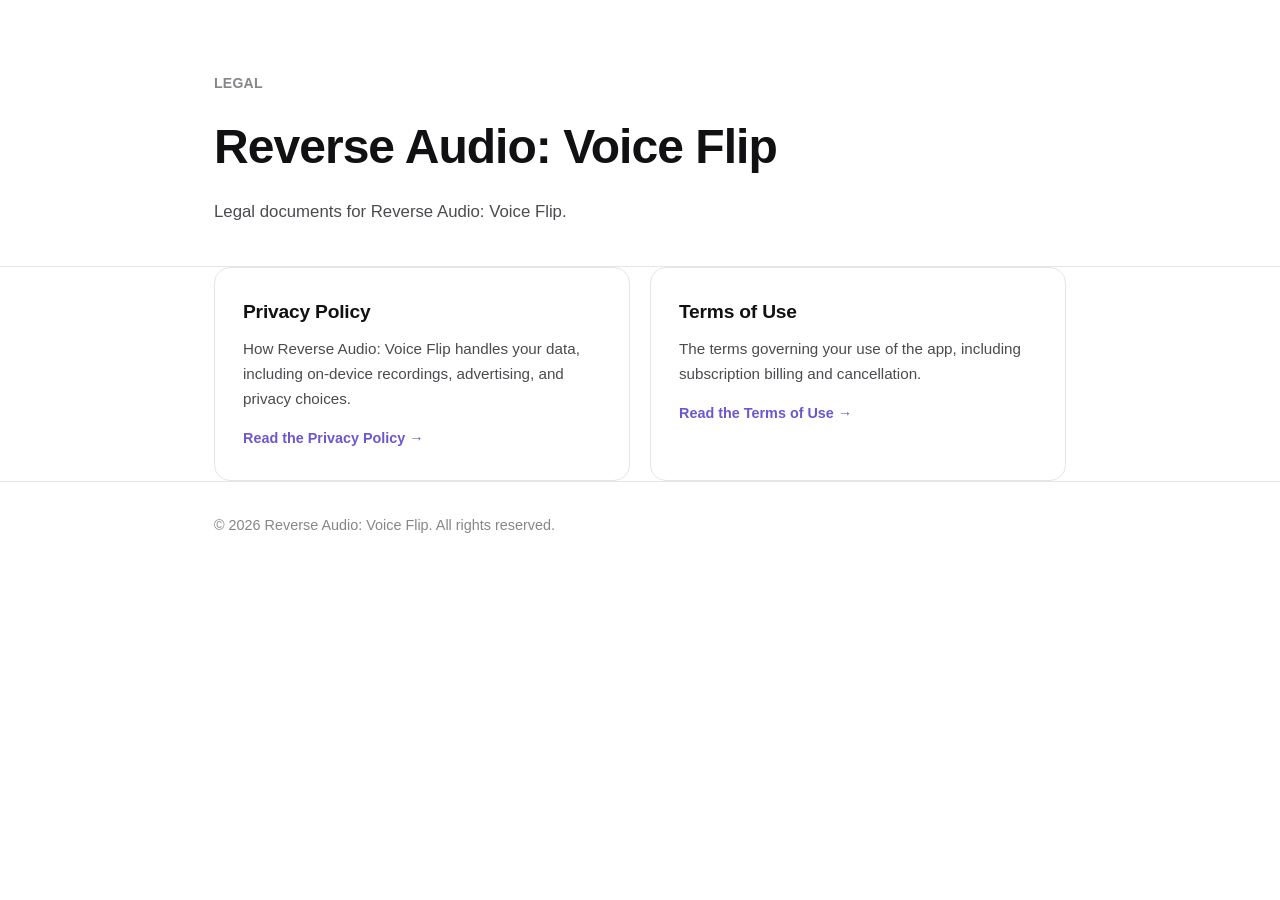
<file: index.html>
<!DOCTYPE html>
<html lang="en">
<head>
  <meta charset="UTF-8">
  <meta name="viewport" content="width=device-width, initial-scale=1.0">
  <title>Reverse Audio: Voice Flip — Legal</title>
  <meta name="description" content="Legal documents for Reverse Audio: Voice Flip, including the Privacy Policy and Terms of Use.">
  <meta name="robots" content="index, follow">
  <link rel="canonical" href="https://eebconsultancy.github.io/reverse-audio-voice-flip-legal/">
  <meta property="og:title" content="Reverse Audio: Voice Flip — Legal">
  <meta property="og:description" content="Legal documents for Reverse Audio: Voice Flip, including the Privacy Policy and Terms of Use.">
  <meta property="og:type" content="website">
  <link rel="stylesheet" href="styles.css">
</head>
<body>
  <header class="site-header">
    <div class="container">
      <p class="eyebrow">Legal</p>
      <h1>Reverse Audio: Voice Flip</h1>
      <p class="subtitle">Legal documents for Reverse Audio: Voice Flip.</p>
    </div>
  </header>

  <main class="container">
    <section id="documents" aria-labelledby="documents-heading">
      <h2 id="documents-heading" class="visually-hidden">Legal Documents</h2>
      <nav class="card-grid" aria-label="Legal documents">
        <a class="card-link" href="privacy.html">
          <h2>Privacy Policy</h2>
          <p>How Reverse Audio: Voice Flip handles your data, including on-device recordings, advertising, and privacy choices.</p>
          <span class="card-arrow">Read the Privacy Policy →</span>
        </a>
        <a class="card-link" href="terms.html">
          <h2>Terms of Use</h2>
          <p>The terms governing your use of the app, including subscription billing and cancellation.</p>
          <span class="card-arrow">Read the Terms of Use →</span>
        </a>
      </nav>
    </section>
  </main>

  <footer class="site-footer">
    <div class="container">
      <p>&copy; 2026 Reverse Audio: Voice Flip. All rights reserved.</p>
    </div>
  </footer>
</body>
</html>
</file>
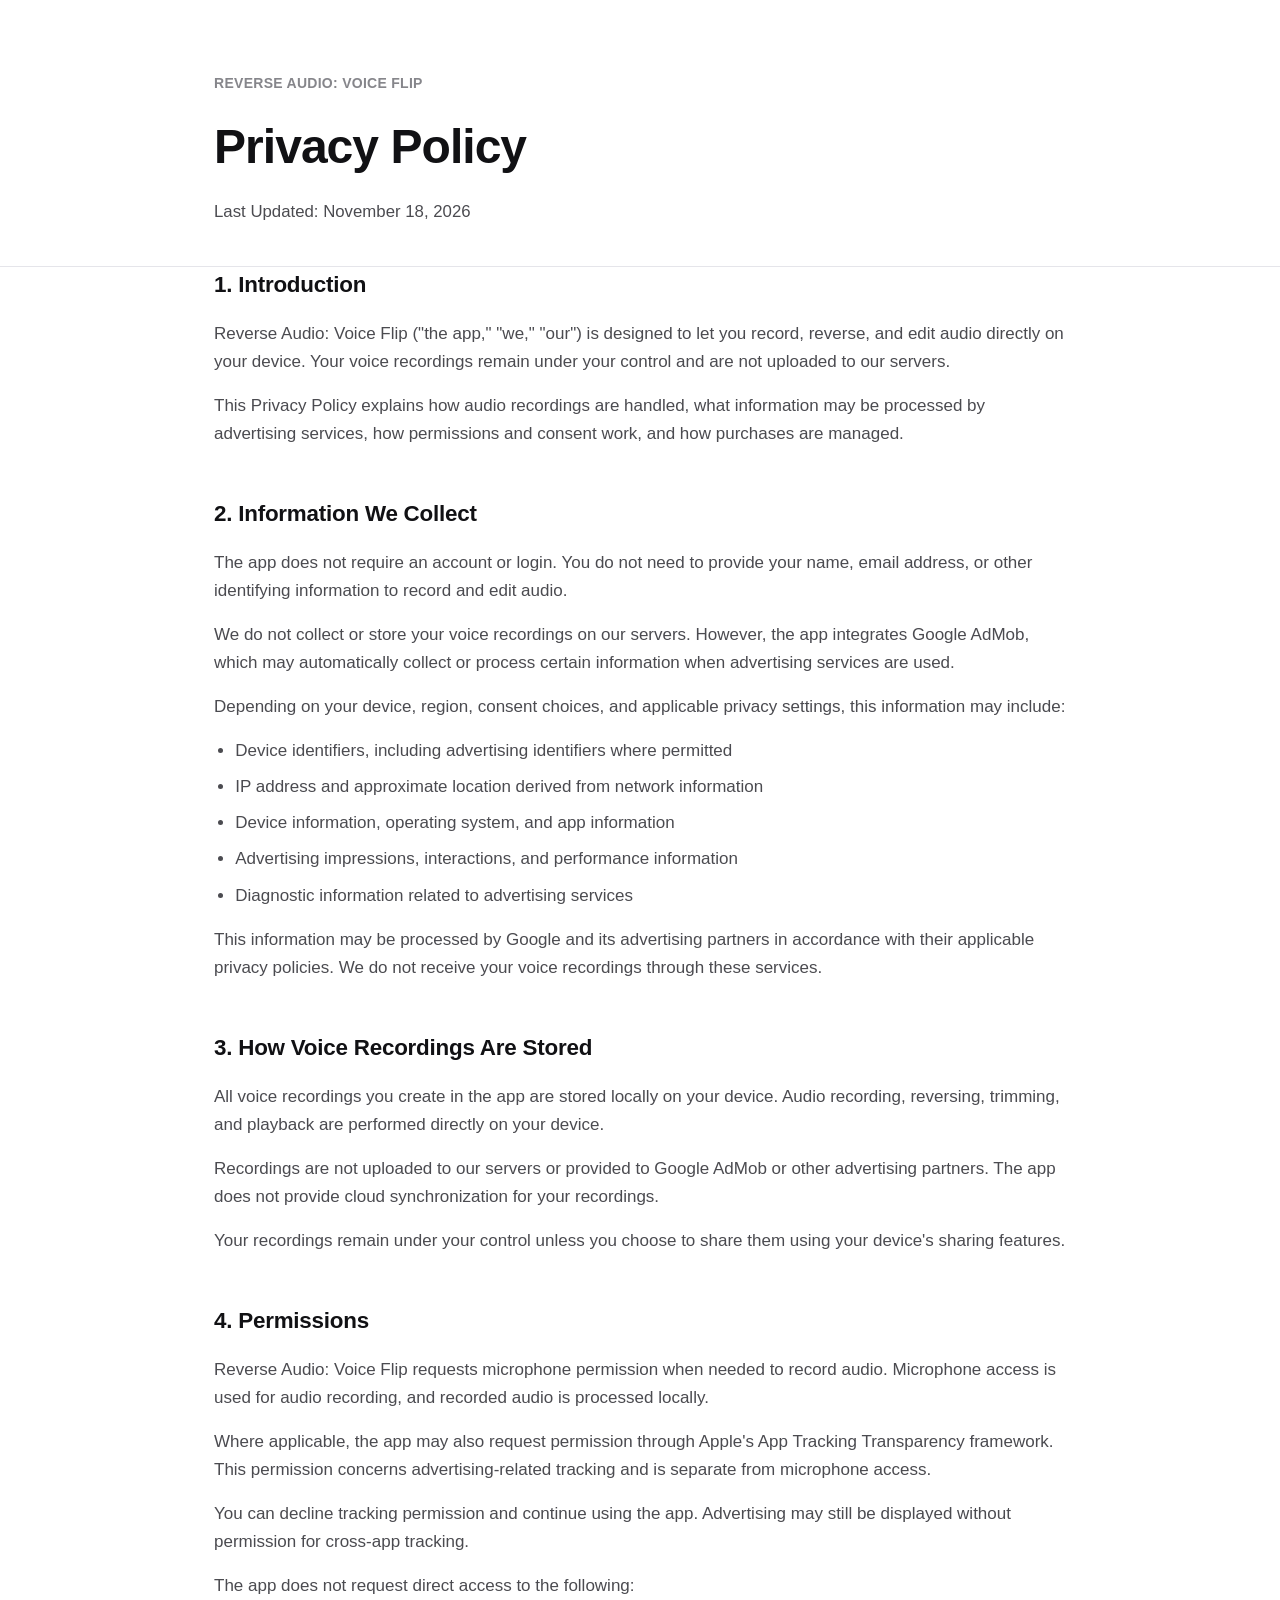
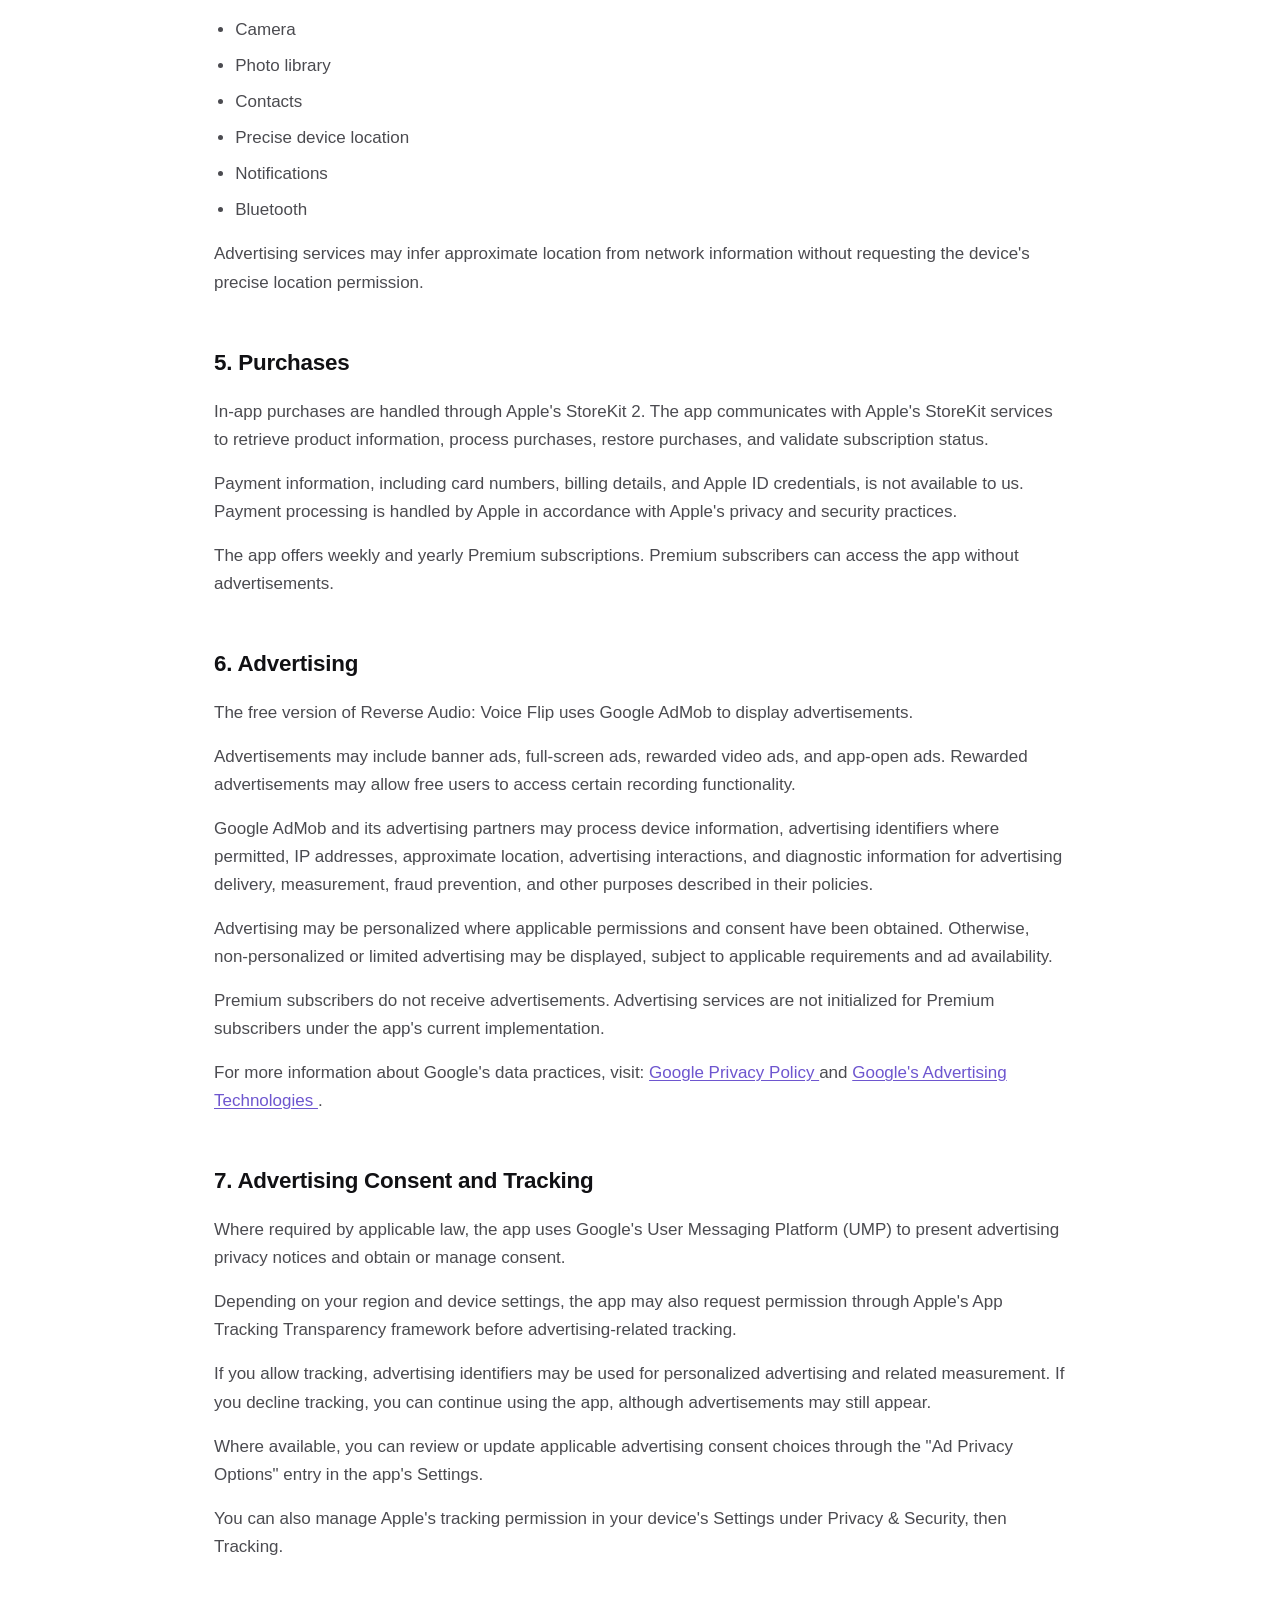
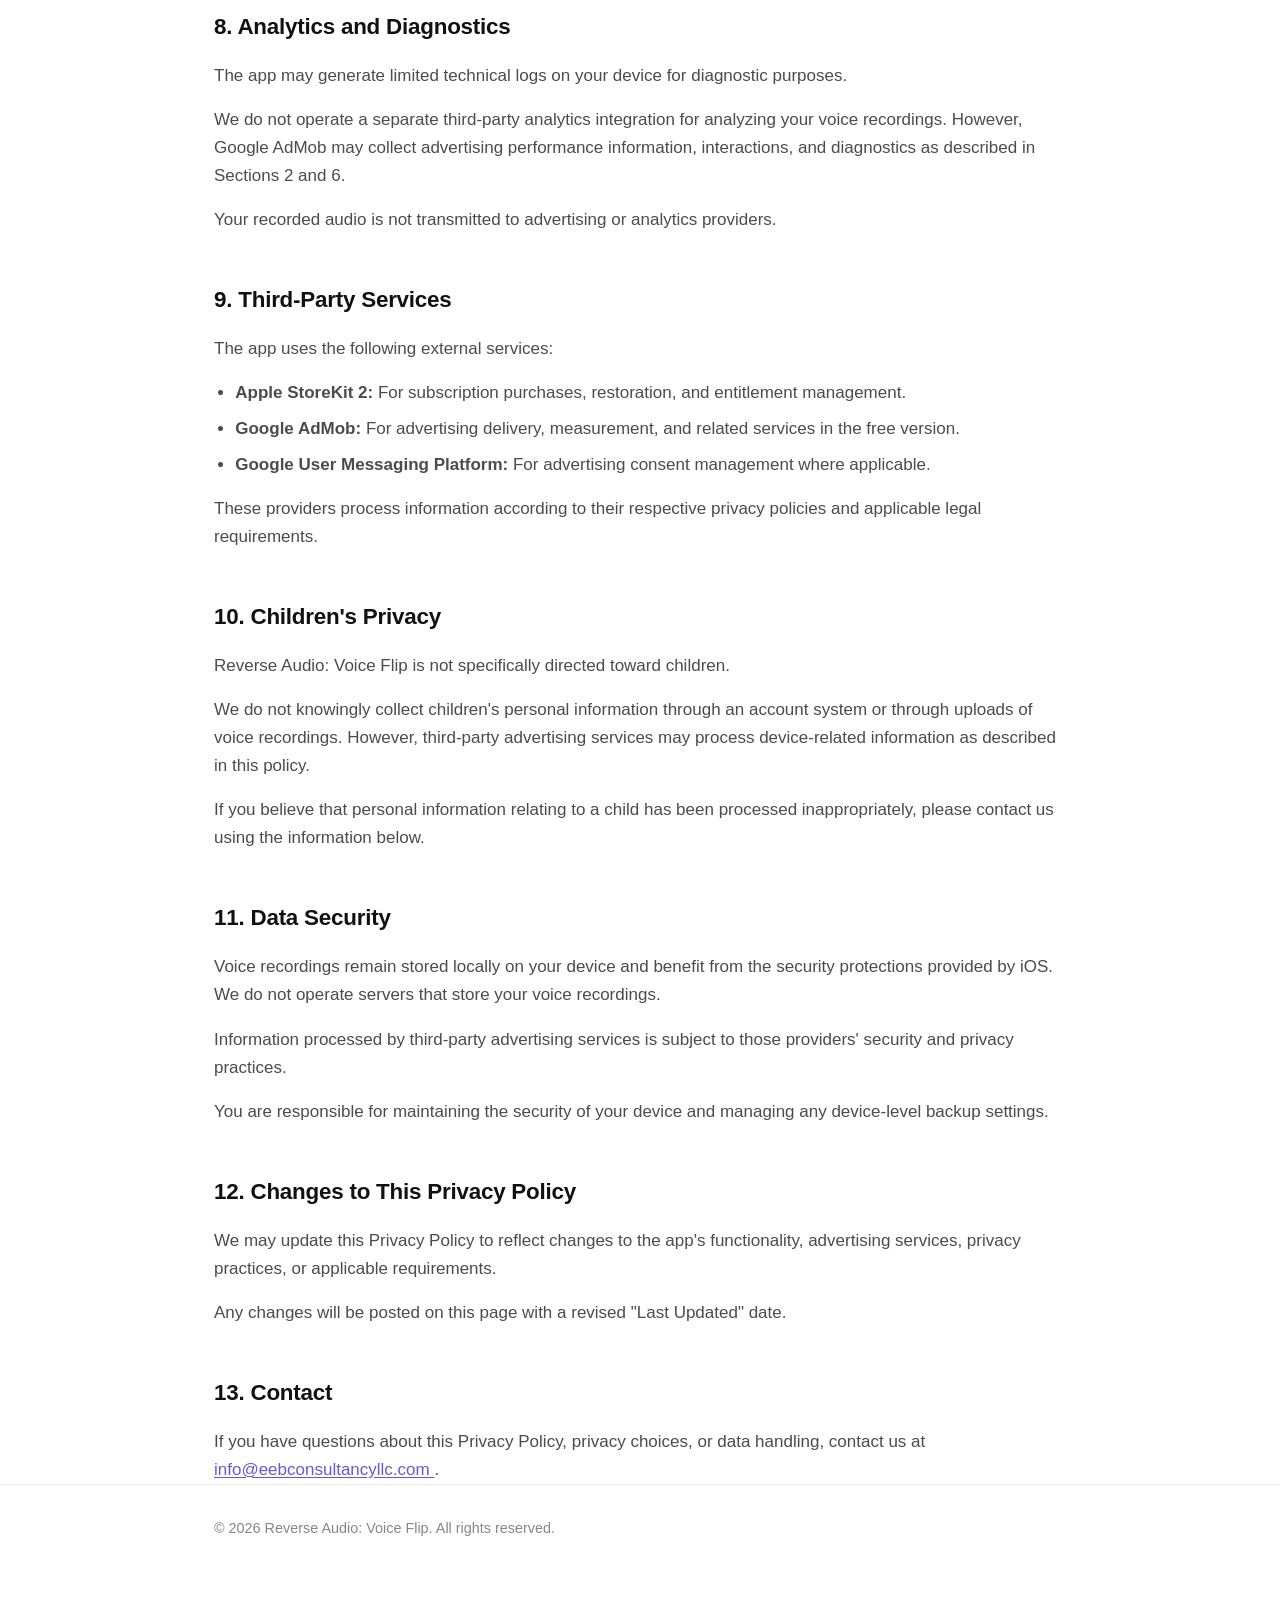
<file: privacy.html>
<!DOCTYPE html>
<html lang="en">
<head>
  <meta charset="UTF-8">
  <meta name="viewport" content="width=device-width, initial-scale=1.0">

  <title>Privacy Policy — Reverse Audio: Voice Flip</title>

  <meta
    name="description"
    content="Privacy Policy for Reverse Audio: Voice Flip. Learn about on-device audio processing, Google AdMob advertising, consent, and data privacy."
  >

  <meta name="robots" content="index, follow">

  <link
    rel="canonical"
    href="https://eebconsultancy.github.io/reverse-audio-voice-flip-legal/privacy.html"
  >

  <meta
    property="og:title"
    content="Privacy Policy — Reverse Audio: Voice Flip"
  >

  <meta
    property="og:description"
    content="Learn how Reverse Audio: Voice Flip protects your recordings and handles advertising, consent, and privacy."
  >

  <meta property="og:type" content="website">

  <link rel="stylesheet" href="styles.css">
</head>

<body>

  <header class="site-header">
    <div class="container">
      <p class="eyebrow">Reverse Audio: Voice Flip</p>
      <h1>Privacy Policy</h1>
      <p class="subtitle">Last Updated: November 18, 2026</p>
    </div>
  </header>

  <main class="container">

    <section id="introduction" aria-labelledby="introduction-heading">
      <h2 id="introduction-heading">1. Introduction</h2>

      <p>
        Reverse Audio: Voice Flip ("the app," "we," "our") is designed
        to let you record, reverse, and edit audio directly on your device.
        Your voice recordings remain under your control and are not
        uploaded to our servers.
      </p>

      <p>
        This Privacy Policy explains how audio recordings are handled,
        what information may be processed by advertising services,
        how permissions and consent work, and how purchases are managed.
      </p>
    </section>

    <section id="information-we-collect" aria-labelledby="information-we-collect-heading">
      <h2 id="information-we-collect-heading">2. Information We Collect</h2>

      <p>
        The app does not require an account or login. You do not need
        to provide your name, email address, or other identifying
        information to record and edit audio.
      </p>

      <p>
        We do not collect or store your voice recordings on our servers.
        However, the app integrates Google AdMob, which may automatically
        collect or process certain information when advertising services
        are used.
      </p>

      <p>
        Depending on your device, region, consent choices, and applicable
        privacy settings, this information may include:
      </p>

      <ul>
        <li>Device identifiers, including advertising identifiers where permitted</li>
        <li>IP address and approximate location derived from network information</li>
        <li>Device information, operating system, and app information</li>
        <li>Advertising impressions, interactions, and performance information</li>
        <li>Diagnostic information related to advertising services</li>
      </ul>

      <p>
        This information may be processed by Google and its advertising
        partners in accordance with their applicable privacy policies.
        We do not receive your voice recordings through these services.
      </p>
    </section>

    <section id="voice-recordings" aria-labelledby="voice-recordings-heading">
      <h2 id="voice-recordings-heading">3. How Voice Recordings Are Stored</h2>

      <p>
        All voice recordings you create in the app are stored locally
        on your device. Audio recording, reversing, trimming, and
        playback are performed directly on your device.
      </p>

      <p>
        Recordings are not uploaded to our servers or provided to
        Google AdMob or other advertising partners. The app does not
        provide cloud synchronization for your recordings.
      </p>

      <p>
        Your recordings remain under your control unless you choose
        to share them using your device's sharing features.
      </p>
    </section>

    <section id="permissions" aria-labelledby="permissions-heading">
      <h2 id="permissions-heading">4. Permissions</h2>

      <p>
        Reverse Audio: Voice Flip requests microphone permission
        when needed to record audio. Microphone access is used
        for audio recording, and recorded audio is processed locally.
      </p>

      <p>
        Where applicable, the app may also request permission through
        Apple's App Tracking Transparency framework. This permission
        concerns advertising-related tracking and is separate from
        microphone access.
      </p>

      <p>
        You can decline tracking permission and continue using the app.
        Advertising may still be displayed without permission for
        cross-app tracking.
      </p>

      <p>
        The app does not request direct access to the following:
      </p>

      <ul>
        <li>Camera</li>
        <li>Photo library</li>
        <li>Contacts</li>
        <li>Precise device location</li>
        <li>Notifications</li>
        <li>Bluetooth</li>
      </ul>

      <p>
        Advertising services may infer approximate location from
        network information without requesting the device's
        precise location permission.
      </p>
    </section>

    <section id="purchases" aria-labelledby="purchases-heading">
      <h2 id="purchases-heading">5. Purchases</h2>

      <p>
        In-app purchases are handled through Apple's StoreKit 2.
        The app communicates with Apple's StoreKit services to
        retrieve product information, process purchases, restore
        purchases, and validate subscription status.
      </p>

      <p>
        Payment information, including card numbers, billing details,
        and Apple ID credentials, is not available to us.
        Payment processing is handled by Apple in accordance with
        Apple's privacy and security practices.
      </p>

      <p>
        The app offers weekly and yearly Premium subscriptions.
        Premium subscribers can access the app without advertisements.
      </p>
    </section>

    <section id="advertising" aria-labelledby="advertising-heading">
      <h2 id="advertising-heading">6. Advertising</h2>

      <p>
        The free version of Reverse Audio: Voice Flip uses
        Google AdMob to display advertisements.
      </p>

      <p>
        Advertisements may include banner ads, full-screen ads,
        rewarded video ads, and app-open ads.
        Rewarded advertisements may allow free users to access
        certain recording functionality.
      </p>

      <p>
        Google AdMob and its advertising partners may process
        device information, advertising identifiers where permitted,
        IP addresses, approximate location, advertising interactions,
        and diagnostic information for advertising delivery,
        measurement, fraud prevention, and other purposes
        described in their policies.
      </p>

      <p>
        Advertising may be personalized where applicable permissions
        and consent have been obtained. Otherwise, non-personalized
        or limited advertising may be displayed, subject to
        applicable requirements and ad availability.
      </p>

      <p>
        Premium subscribers do not receive advertisements.
        Advertising services are not initialized for Premium
        subscribers under the app's current implementation.
      </p>

      <p>
        For more information about Google's data practices, visit:
        <a href="https://policies.google.com/privacy"
           target="_blank" rel="noopener noreferrer">
          Google Privacy Policy
        </a>
        and
        <a href="https://policies.google.com/technologies/ads"
           target="_blank" rel="noopener noreferrer">
          Google's Advertising Technologies
        </a>.
      </p>
    </section>

    <section id="consent" aria-labelledby="consent-heading">
      <h2 id="consent-heading">7. Advertising Consent and Tracking</h2>

      <p>
        Where required by applicable law, the app uses Google's
        User Messaging Platform (UMP) to present advertising
        privacy notices and obtain or manage consent.
      </p>

      <p>
        Depending on your region and device settings, the app
        may also request permission through Apple's App Tracking
        Transparency framework before advertising-related tracking.
      </p>

      <p>
        If you allow tracking, advertising identifiers may be used
        for personalized advertising and related measurement.
        If you decline tracking, you can continue using the app,
        although advertisements may still appear.
      </p>

      <p>
        Where available, you can review or update applicable
        advertising consent choices through the
        "Ad Privacy Options" entry in the app's Settings.
      </p>

      <p>
        You can also manage Apple's tracking permission in
        your device's Settings under Privacy &amp; Security,
        then Tracking.
      </p>
    </section>

    <section id="analytics" aria-labelledby="analytics-heading">
      <h2 id="analytics-heading">8. Analytics and Diagnostics</h2>

      <p>
        The app may generate limited technical logs on your
        device for diagnostic purposes.
      </p>

      <p>
        We do not operate a separate third-party analytics
        integration for analyzing your voice recordings.
        However, Google AdMob may collect advertising performance
        information, interactions, and diagnostics as described
        in Sections 2 and 6.
      </p>

      <p>
        Your recorded audio is not transmitted to advertising
        or analytics providers.
      </p>
    </section>

    <section id="third-party-services" aria-labelledby="third-party-services-heading">
      <h2 id="third-party-services-heading">9. Third-Party Services</h2>

      <p>
        The app uses the following external services:
      </p>

      <ul>
        <li>
          <strong>Apple StoreKit 2:</strong>
          For subscription purchases, restoration, and entitlement management.
        </li>
        <li>
          <strong>Google AdMob:</strong>
          For advertising delivery, measurement, and related services
          in the free version.
        </li>
        <li>
          <strong>Google User Messaging Platform:</strong>
          For advertising consent management where applicable.
        </li>
      </ul>

      <p>
        These providers process information according to their
        respective privacy policies and applicable legal requirements.
      </p>
    </section>

    <section id="childrens-privacy" aria-labelledby="childrens-privacy-heading">
      <h2 id="childrens-privacy-heading">10. Children's Privacy</h2>

      <p>
        Reverse Audio: Voice Flip is not specifically directed
        toward children.
      </p>

      <p>
        We do not knowingly collect children's personal information
        through an account system or through uploads of voice recordings.
        However, third-party advertising services may process
        device-related information as described in this policy.
      </p>

      <p>
        If you believe that personal information relating to a child
        has been processed inappropriately, please contact us
        using the information below.
      </p>
    </section>

    <section id="data-security" aria-labelledby="data-security-heading">
      <h2 id="data-security-heading">11. Data Security</h2>

      <p>
        Voice recordings remain stored locally on your device
        and benefit from the security protections provided by iOS.
        We do not operate servers that store your voice recordings.
      </p>

      <p>
        Information processed by third-party advertising services
        is subject to those providers' security and privacy practices.
      </p>

      <p>
        You are responsible for maintaining the security of your
        device and managing any device-level backup settings.
      </p>
    </section>

    <section id="changes" aria-labelledby="changes-heading">
      <h2 id="changes-heading">12. Changes to This Privacy Policy</h2>

      <p>
        We may update this Privacy Policy to reflect changes
        to the app's functionality, advertising services,
        privacy practices, or applicable requirements.
      </p>

      <p>
        Any changes will be posted on this page with a revised
        "Last Updated" date.
      </p>
    </section>

    <section id="contact" aria-labelledby="contact-heading">
      <h2 id="contact-heading">13. Contact</h2>

      <p>
        If you have questions about this Privacy Policy,
        privacy choices, or data handling, contact us at
        <a href="mailto:info@eebconsultancyllc.com">
          info@eebconsultancyllc.com
        </a>.
      </p>
    </section>

  </main>

  <footer class="site-footer">
    <div class="container">
      <p>&copy; 2026 Reverse Audio: Voice Flip. All rights reserved.</p>
    </div>
  </footer>

</body>
</html>
</file>
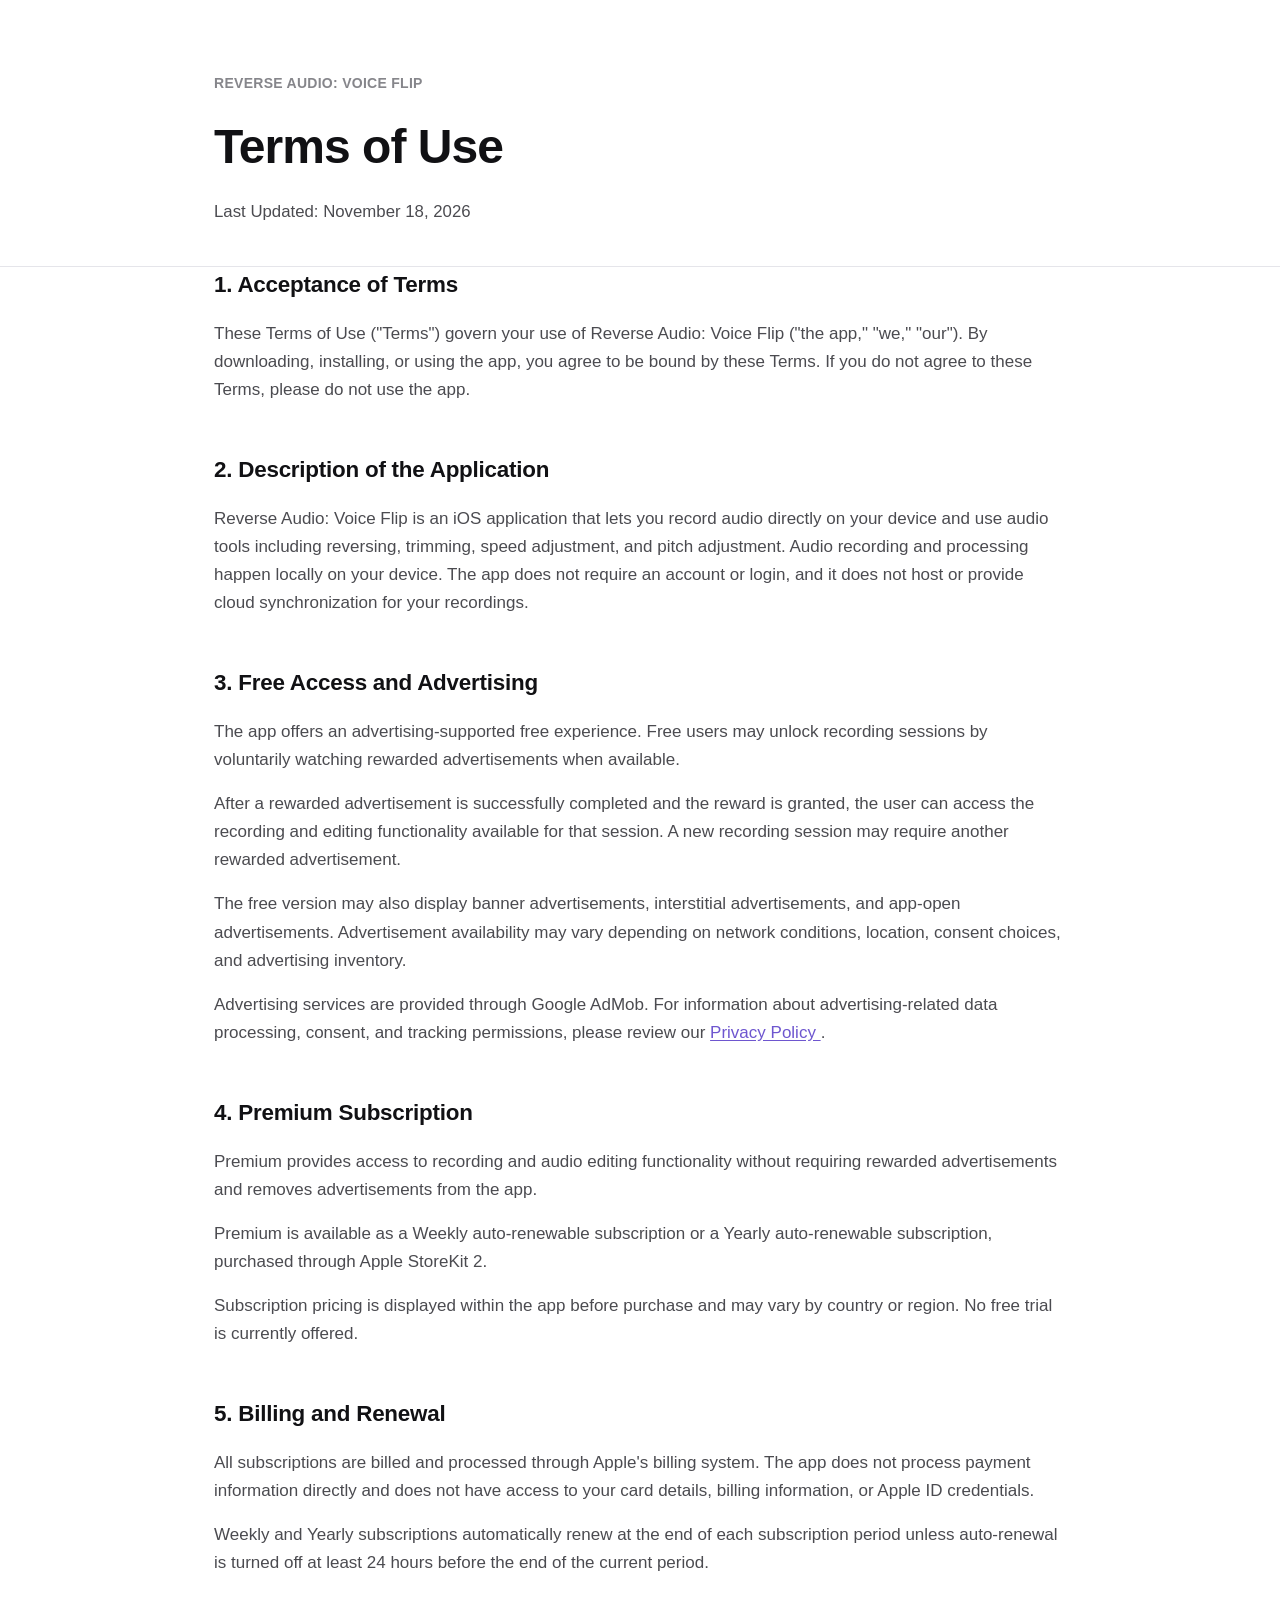
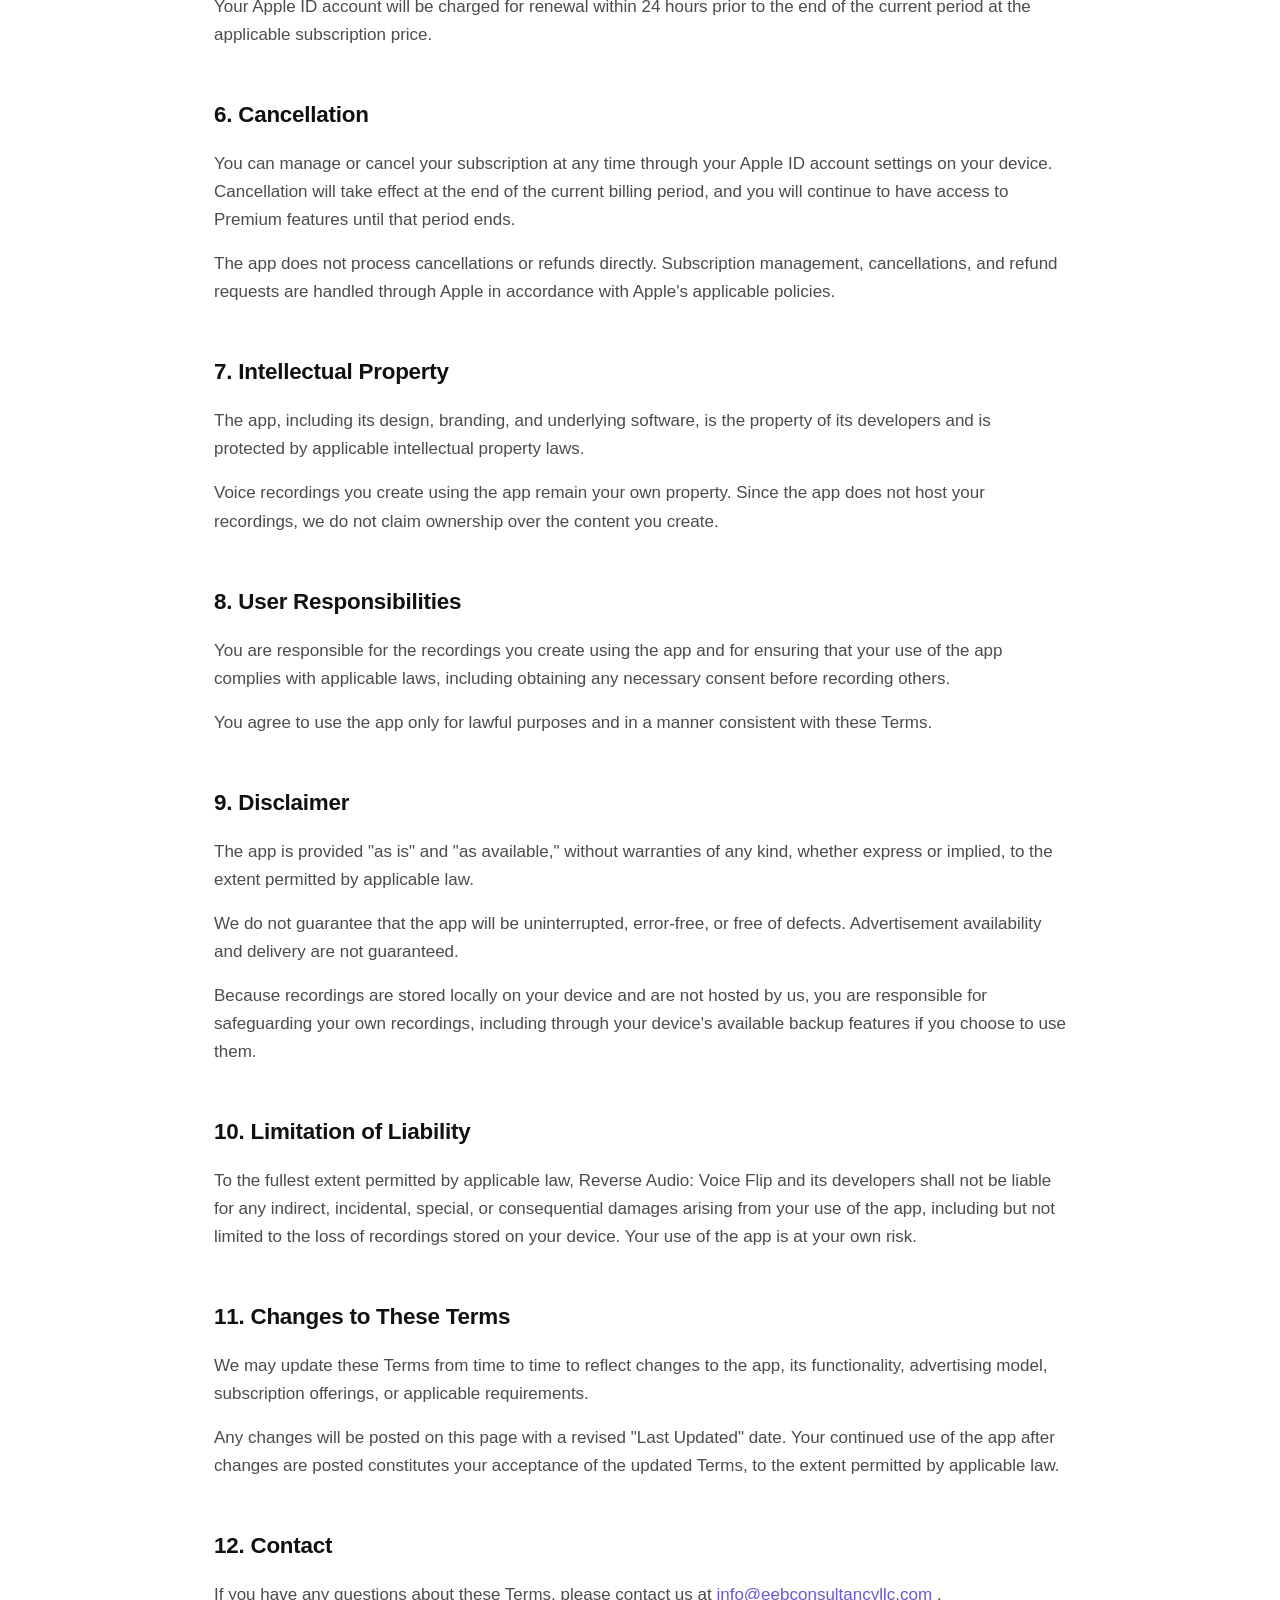
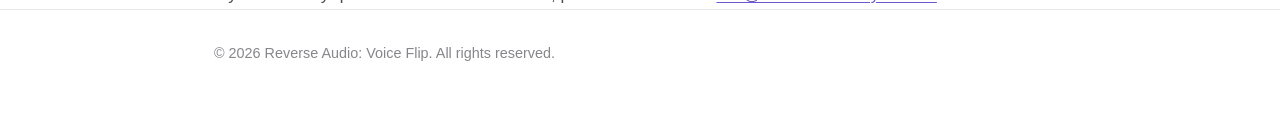
<file: terms.html>
<!DOCTYPE html>
<html lang="en">
<head>
  <meta charset="UTF-8">
  <meta name="viewport" content="width=device-width, initial-scale=1.0">

  <title>Terms of Use — Reverse Audio: Voice Flip</title>

  <meta
    name="description"
    content="Terms of Use for Reverse Audio: Voice Flip, including ad-supported access, on-device audio processing, and Weekly and Yearly auto-renewable subscriptions through Apple StoreKit 2."
  >

  <meta name="robots" content="index, follow">

  <link
    rel="canonical"
    href="https://eebconsultancy.github.io/reverse-audio-voice-flip-legal/terms.html"
  >

  <meta
    property="og:title"
    content="Terms of Use — Reverse Audio: Voice Flip"
  >

  <meta
    property="og:description"
    content="Read the Terms of Use for Reverse Audio: Voice Flip, including free access, advertising, subscriptions, billing, renewal, and cancellation."
  >

  <meta property="og:type" content="website">

  <link rel="stylesheet" href="styles.css">
</head>

<body>

  <header class="site-header">
    <div class="container">
      <p class="eyebrow">Reverse Audio: Voice Flip</p>
      <h1>Terms of Use</h1>
      <p class="subtitle">Last Updated: November 18, 2026</p>
    </div>
  </header>

  <main class="container">

    <section id="acceptance" aria-labelledby="acceptance-heading">
      <h2 id="acceptance-heading">1. Acceptance of Terms</h2>

      <p>
        These Terms of Use ("Terms") govern your use of Reverse Audio: Voice Flip
        ("the app," "we," "our"). By downloading, installing, or using the app,
        you agree to be bound by these Terms. If you do not agree to these Terms,
        please do not use the app.
      </p>
    </section>

    <section id="description" aria-labelledby="description-heading">
      <h2 id="description-heading">2. Description of the Application</h2>

      <p>
        Reverse Audio: Voice Flip is an iOS application that lets you record audio
        directly on your device and use audio tools including reversing, trimming,
        speed adjustment, and pitch adjustment. Audio recording and processing
        happen locally on your device. The app does not require an account or login,
        and it does not host or provide cloud synchronization for your recordings.
      </p>
    </section>

    <section id="free-access" aria-labelledby="free-access-heading">
      <h2 id="free-access-heading">3. Free Access and Advertising</h2>

      <p>
        The app offers an advertising-supported free experience.
        Free users may unlock recording sessions by voluntarily
        watching rewarded advertisements when available.
      </p>

      <p>
        After a rewarded advertisement is successfully completed
        and the reward is granted, the user can access the recording
        and editing functionality available for that session.
        A new recording session may require another rewarded
        advertisement.
      </p>

      <p>
        The free version may also display banner advertisements,
        interstitial advertisements, and app-open advertisements.
        Advertisement availability may vary depending on network
        conditions, location, consent choices, and advertising
        inventory.
      </p>

      <p>
        Advertising services are provided through Google AdMob.
        For information about advertising-related data processing,
        consent, and tracking permissions, please review our
        <a href="https://eebconsultancy.github.io/reverse-audio-voice-flip-legal/privacy.html">
          Privacy Policy
        </a>.
      </p>
    </section>

    <section id="premium-subscription" aria-labelledby="premium-subscription-heading">
      <h2 id="premium-subscription-heading">4. Premium Subscription</h2>

      <p>
        Premium provides access to recording and audio editing
        functionality without requiring rewarded advertisements
        and removes advertisements from the app.
      </p>

      <p>
        Premium is available as a Weekly auto-renewable subscription
        or a Yearly auto-renewable subscription, purchased through
        Apple StoreKit 2.
      </p>

      <p>
        Subscription pricing is displayed within the app before
        purchase and may vary by country or region.
        No free trial is currently offered.
      </p>
    </section>

    <section id="billing-and-renewal" aria-labelledby="billing-and-renewal-heading">
      <h2 id="billing-and-renewal-heading">5. Billing and Renewal</h2>

      <p>
        All subscriptions are billed and processed through Apple's billing system.
        The app does not process payment information directly and does not have
        access to your card details, billing information, or Apple ID credentials.
      </p>

      <p>
        Weekly and Yearly subscriptions automatically renew at the end of each
        subscription period unless auto-renewal is turned off at least 24 hours
        before the end of the current period.
      </p>

      <p>
        Your Apple ID account will be charged for renewal within 24 hours
        prior to the end of the current period at the applicable
        subscription price.
      </p>
    </section>

    <section id="cancellation" aria-labelledby="cancellation-heading">
      <h2 id="cancellation-heading">6. Cancellation</h2>

      <p>
        You can manage or cancel your subscription at any time through your Apple ID
        account settings on your device. Cancellation will take effect at the end of
        the current billing period, and you will continue to have access to Premium
        features until that period ends.
      </p>

      <p>
        The app does not process cancellations or refunds directly.
        Subscription management, cancellations, and refund requests
        are handled through Apple in accordance with Apple's
        applicable policies.
      </p>
    </section>

    <section id="intellectual-property" aria-labelledby="intellectual-property-heading">
      <h2 id="intellectual-property-heading">7. Intellectual Property</h2>

      <p>
        The app, including its design, branding, and underlying software, is the
        property of its developers and is protected by applicable intellectual
        property laws.
      </p>

      <p>
        Voice recordings you create using the app remain your own property.
        Since the app does not host your recordings, we do not claim ownership
        over the content you create.
      </p>
    </section>

    <section id="user-responsibilities" aria-labelledby="user-responsibilities-heading">
      <h2 id="user-responsibilities-heading">8. User Responsibilities</h2>

      <p>
        You are responsible for the recordings you create using the app and for
        ensuring that your use of the app complies with applicable laws, including
        obtaining any necessary consent before recording others.
      </p>

      <p>
        You agree to use the app only for lawful purposes and in a manner
        consistent with these Terms.
      </p>
    </section>

    <section id="disclaimer" aria-labelledby="disclaimer-heading">
      <h2 id="disclaimer-heading">9. Disclaimer</h2>

      <p>
        The app is provided "as is" and "as available," without warranties of any
        kind, whether express or implied, to the extent permitted by applicable law.
      </p>

      <p>
        We do not guarantee that the app will be uninterrupted, error-free,
        or free of defects. Advertisement availability and delivery are
        not guaranteed.
      </p>

      <p>
        Because recordings are stored locally on your device and are not hosted
        by us, you are responsible for safeguarding your own recordings,
        including through your device's available backup features if
        you choose to use them.
      </p>
    </section>

    <section id="limitation-of-liability" aria-labelledby="limitation-of-liability-heading">
      <h2 id="limitation-of-liability-heading">10. Limitation of Liability</h2>

      <p>
        To the fullest extent permitted by applicable law, Reverse Audio: Voice Flip
        and its developers shall not be liable for any indirect, incidental,
        special, or consequential damages arising from your use of the app,
        including but not limited to the loss of recordings stored on your device.
        Your use of the app is at your own risk.
      </p>
    </section>

    <section id="changes" aria-labelledby="changes-heading">
      <h2 id="changes-heading">11. Changes to These Terms</h2>

      <p>
        We may update these Terms from time to time to reflect changes to the app,
        its functionality, advertising model, subscription offerings,
        or applicable requirements.
      </p>

      <p>
        Any changes will be posted on this page with a revised
        "Last Updated" date. Your continued use of the app after
        changes are posted constitutes your acceptance of the
        updated Terms, to the extent permitted by applicable law.
      </p>
    </section>

    <section id="contact" aria-labelledby="contact-heading">
      <h2 id="contact-heading">12. Contact</h2>

      <p>
        If you have any questions about these Terms, please contact us at
        <a href="mailto:info@eebconsultancyllc.com">
          info@eebconsultancyllc.com
        </a>.
      </p>
    </section>

  </main>

  <footer class="site-footer">
    <div class="container">
      <p>&copy; 2026 Reverse Audio: Voice Flip. All rights reserved.</p>
    </div>
  </footer>

</body>
</html>
</file>
<file: styles.css>
/* Reverse Audio: Voice Flip — Privacy Policy
   Apple-inspired, framework-free, responsive, dark-mode aware. */

:root {
  --color-bg: #ffffff;
  --color-text: #1d1d1f;
  --color-text-secondary: #4b4b50;
  --color-heading: #111114;
  --color-accent: #6e56cf;
  --color-border: #e5e5ea;
  --color-eyebrow: #86868b;
  --font-sans: -apple-system, BlinkMacSystemFont, "SF Pro Text", "Segoe UI",
    Roboto, Helvetica, Arial, sans-serif;
  --max-width: 900px;
}

@media (prefers-color-scheme: dark) {
  :root {
    --color-bg: #000000;
    --color-text: #f5f5f7;
    --color-text-secondary: #b8b8bd;
    --color-heading: #ffffff;
    --color-accent: #a48aff;
    --color-border: #2c2c2e;
    --color-eyebrow: #8e8e93;
  }
}

* {
  box-sizing: border-box;
}

html {
  -webkit-text-size-adjust: 100%;
}

body {
  margin: 0;
  background-color: var(--color-bg);
  color: var(--color-text);
  font-family: var(--font-sans);
  line-height: 1.65;
  font-size: 17px;
  -webkit-font-smoothing: antialiased;
  -moz-osx-font-smoothing: grayscale;
}

.container {
  max-width: var(--max-width);
  margin: 0 auto;
  padding: 0 24px;
}

a {
  color: var(--color-accent);
  text-decoration: underline;
  text-underline-offset: 2px;
}

a:hover,
a:focus-visible {
  text-decoration: none;
}

a:focus-visible,
:focus-visible {
  outline: 2px solid var(--color-accent);
  outline-offset: 3px;
  border-radius: 2px;
}

.site-header {
  padding: 72px 0 40px;
  border-bottom: 1px solid var(--color-border);
}

.eyebrow {
  margin: 0 0 12px;
  font-size: 14px;
  font-weight: 600;
  letter-spacing: 0.02em;
  text-transform: uppercase;
  color: var(--color-eyebrow);
}

h1 {
  margin: 0;
  font-size: clamp(2.2rem, 5vw, 3rem);
  font-weight: 700;
  letter-spacing: -0.02em;
  color: var(--color-heading);
}

.subtitle {
  margin: 12px 0 0;
  font-size: 1.05rem;
  color: var(--color-text-secondary);
}

main {
  padding: 56px 24px 40px;
}

section {
  margin-bottom: 48px;
}

section:last-of-type {
  margin-bottom: 0;
}

h2 {
  font-size: 1.4rem;
  font-weight: 650;
  letter-spacing: -0.01em;
  color: var(--color-heading);
  margin: 0 0 16px;
}

p {
  margin: 0 0 16px;
  color: var(--color-text-secondary);
}

p:last-child {
  margin-bottom: 0;
}

ul {
  margin: 0 0 16px;
  padding-left: 1.25em;
  color: var(--color-text-secondary);
}

li {
  margin-bottom: 8px;
}

li:last-child {
  margin-bottom: 0;
}

.site-footer {
  border-top: 1px solid var(--color-border);
  padding: 32px 0 56px;
}

.site-footer p {
  margin: 0;
  font-size: 0.9rem;
  color: var(--color-eyebrow);
}

.visually-hidden {
  position: absolute;
  width: 1px;
  height: 1px;
  padding: 0;
  margin: -1px;
  overflow: hidden;
  clip: rect(0, 0, 0, 0);
  white-space: nowrap;
  border: 0;
}

.card-grid {
  display: grid;
  grid-template-columns: repeat(2, 1fr);
  gap: 20px;
  margin: 0;
}

.card-link {
  display: block;
  padding: 28px;
  border: 1px solid var(--color-border);
  border-radius: 16px;
  text-decoration: none;
  color: inherit;
  transition: border-color 0.15s ease, transform 0.15s ease;
}

.card-link:hover,
.card-link:focus-visible {
  border-color: var(--color-accent);
  transform: translateY(-2px);
  text-decoration: none;
}

.card-link h2 {
  margin: 0 0 8px;
  font-size: 1.2rem;
}

.card-link p {
  margin: 0;
  font-size: 0.95rem;
}

.card-arrow {
  display: inline-block;
  margin-top: 16px;
  font-size: 0.9rem;
  font-weight: 600;
  color: var(--color-accent);
}

@media (max-width: 600px) {
  .site-header {
    padding: 48px 0 28px;
  }

  main {
    padding: 40px 20px 32px;
  }

  body {
    font-size: 16px;
  }

  .card-grid {
    grid-template-columns: 1fr;
  }
}
</file>
